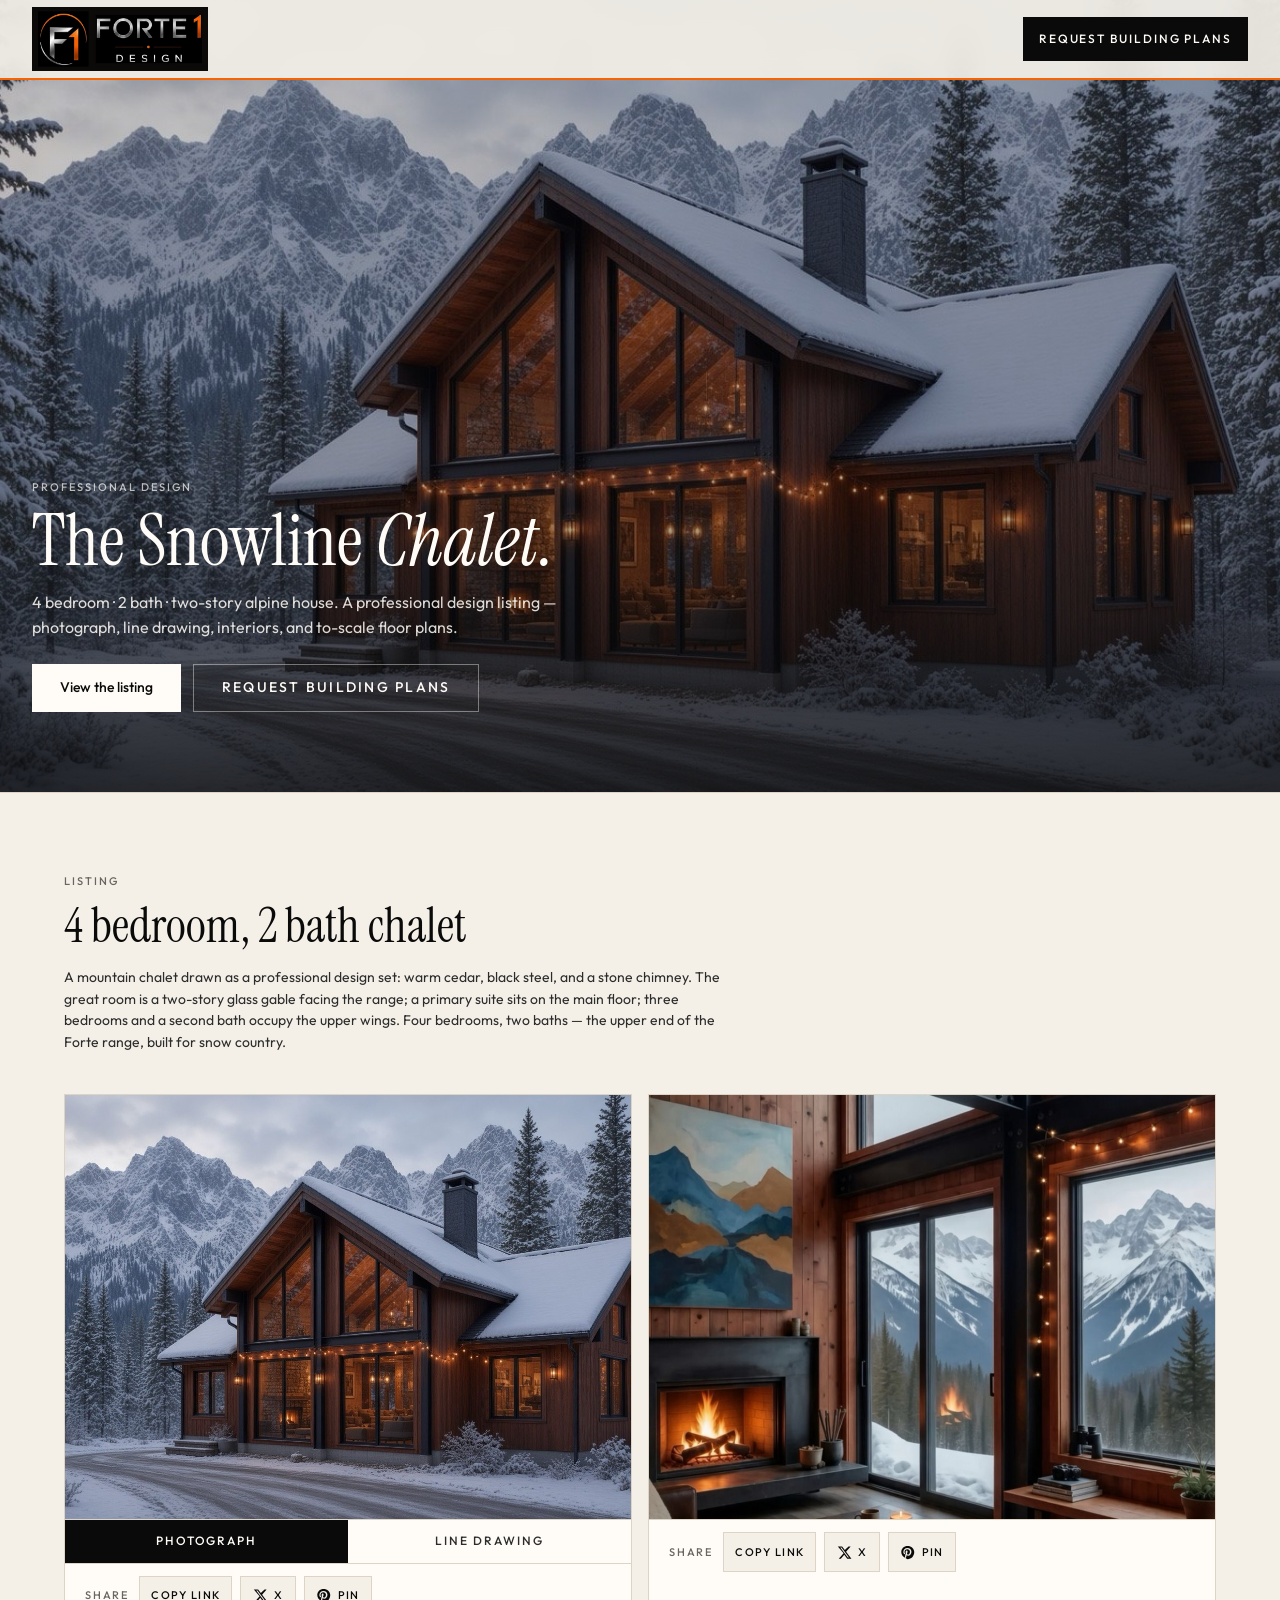
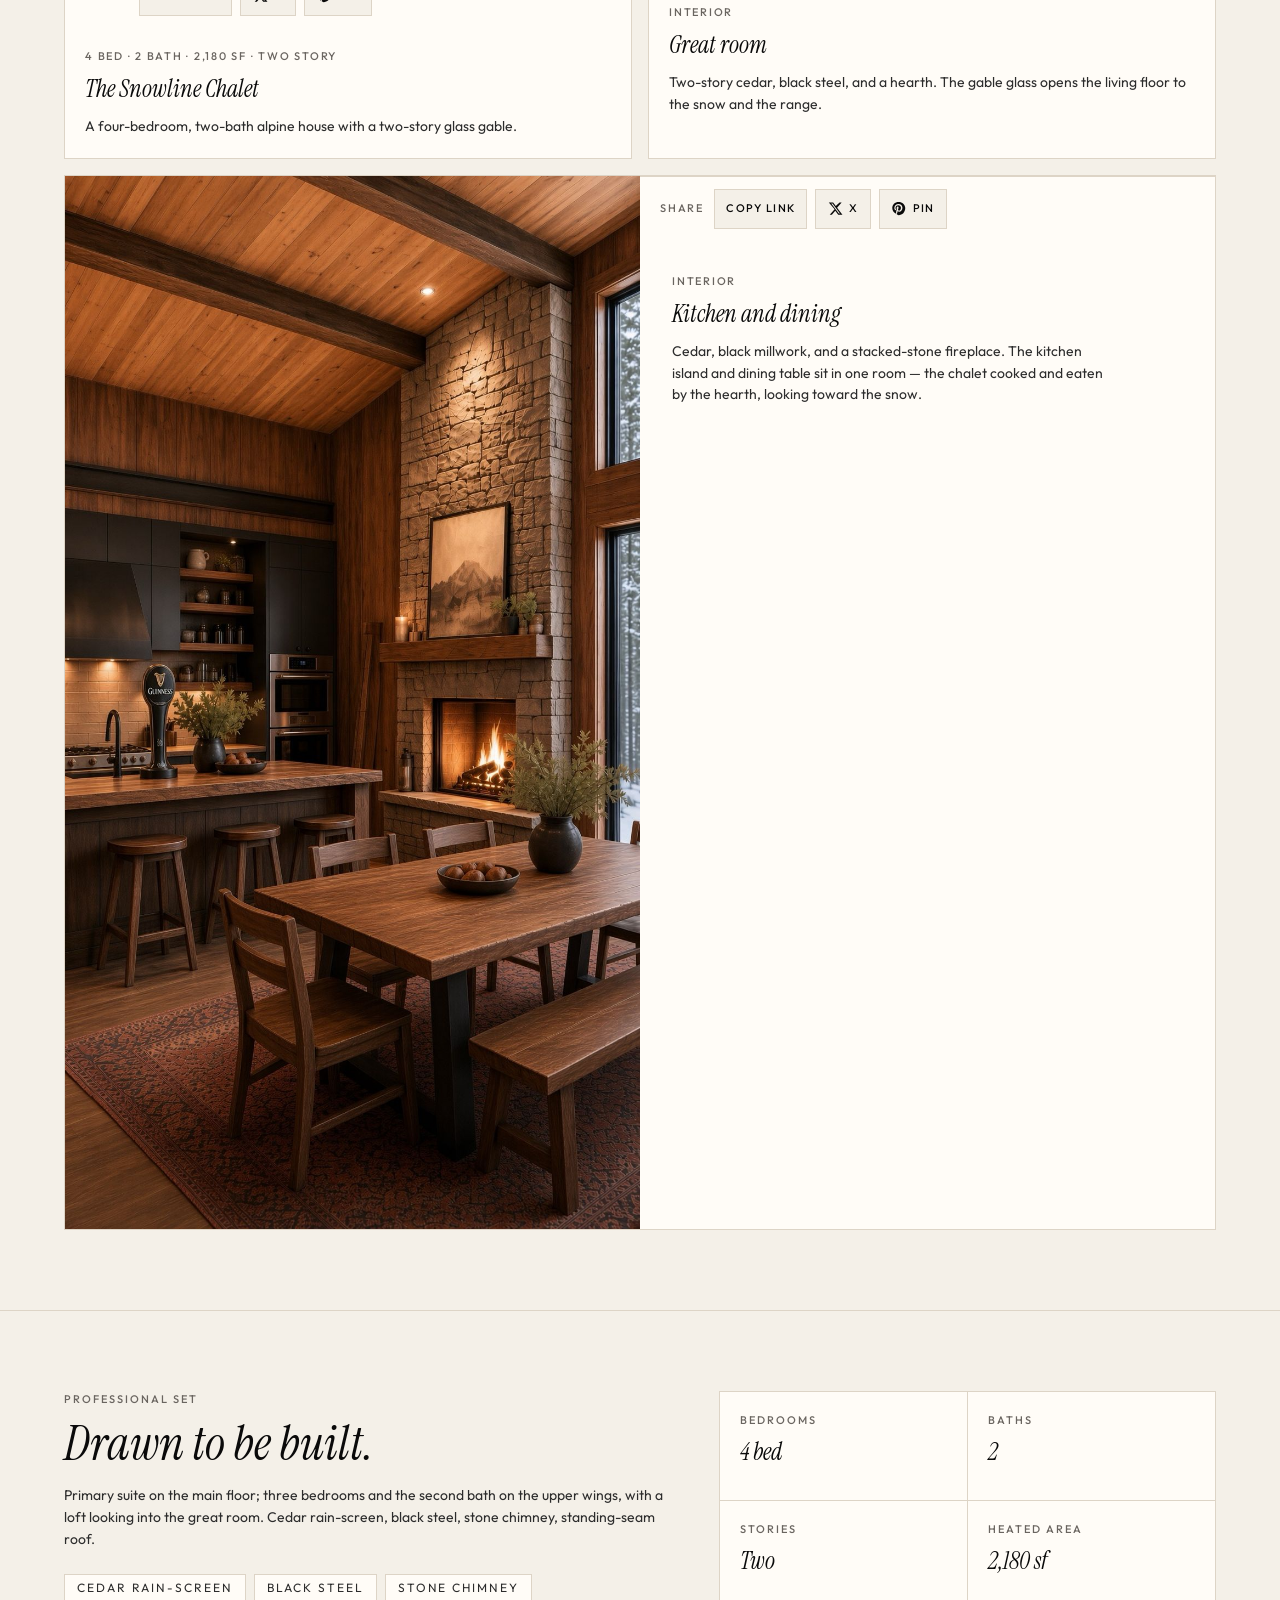
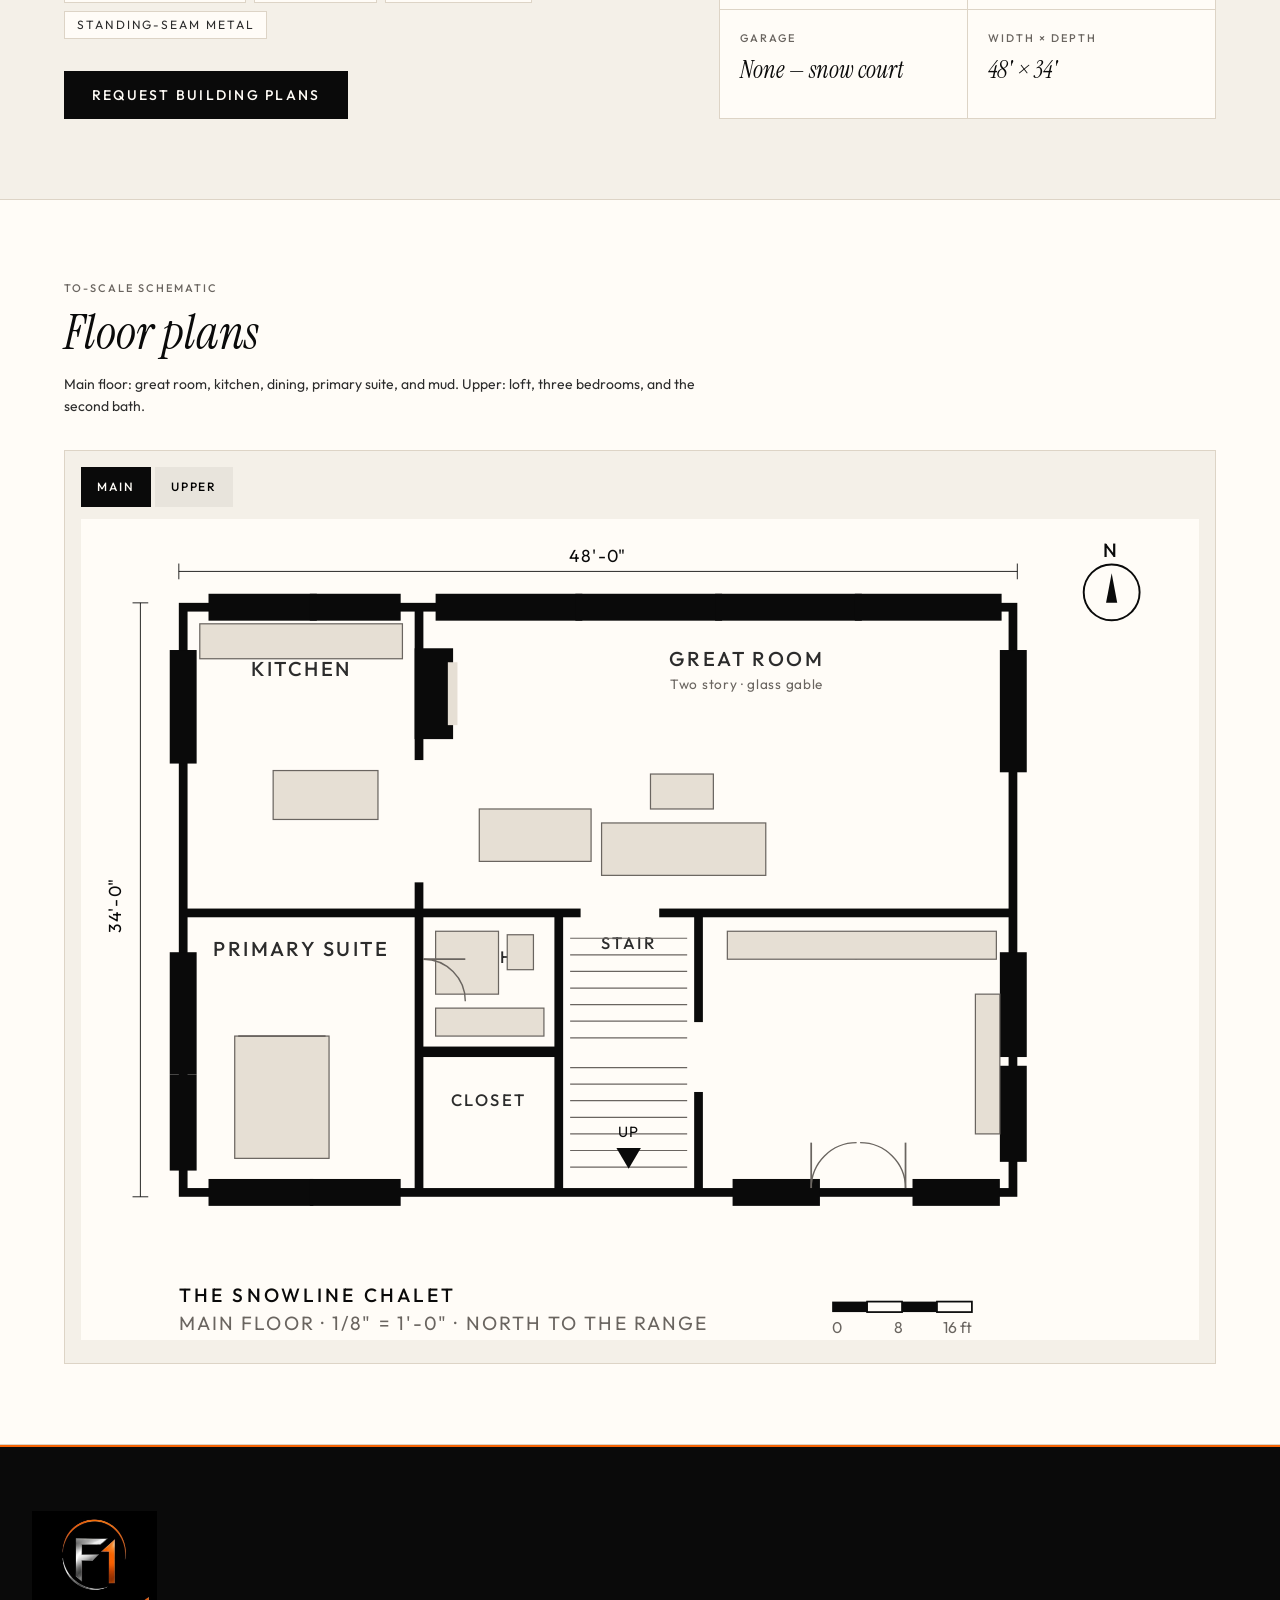
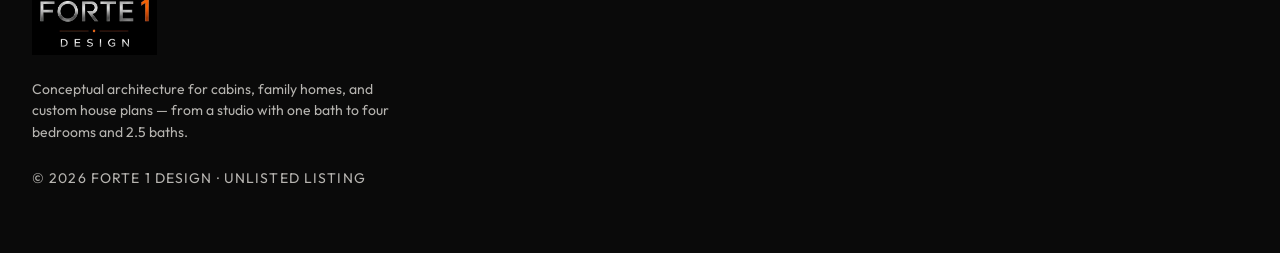
<file: index.html>
<!DOCTYPE html>
<html lang="en">
<head>
  <meta charset="utf-8" />
  <meta name="viewport" content="width=device-width, initial-scale=1" />
  <title>Professional Design — The Snowline Chalet | Forte 1 Design</title>
  <meta name="description" content="4 bedroom · 2 bath · two-story alpine house. Photograph, line drawing, interior, and to-scale floor plans." />
  <meta name="robots" content="noindex, nofollow" />
  <meta name="theme-color" content="#f4f0e8" />
  <link rel="icon" type="image/svg+xml" href="favicon.svg" />
  <link rel="preconnect" href="https://fonts.googleapis.com" />
  <link rel="preconnect" href="https://fonts.gstatic.com" crossorigin />
  <link href="https://fonts.googleapis.com/css2?family=Instrument+Serif:ital@0;1&family=Outfit:wght@400;500;600&display=swap" rel="stylesheet" />
  <style>
    :root {
      --paper: #f4f0e8;
      --paper-deep: #e6dfd4;
      --cream: #fffcf7;
      --ink: #0a0a0a;
      --ink-soft: #2c2c2c;
      --mute: #6a6560;
      --line: #ddd4c6;
      --walnut: #f66303;
      --display: "Instrument Serif", "Times New Roman", serif;
      --sans: "Outfit", ui-sans-serif, system-ui, sans-serif;
    }
    * { box-sizing: border-box; margin: 0; padding: 0; }
    html { -webkit-font-smoothing: antialiased; scroll-behavior: smooth; }
    body { font-family: var(--sans); background: var(--paper); color: var(--ink); line-height: 1.55; }
    img { display: block; max-width: 100%; height: auto; }
    a { color: inherit; text-decoration: none; }
    button { font: inherit; cursor: pointer; border: 0; background: none; }
    .wrap { max-width: 80rem; margin: 0 auto; padding: 0 1.25rem; }
    @media (min-width: 640px) { .wrap { padding: 0 2rem; } }

    header {
      position: fixed; inset: 0 0 auto 0; z-index: 50;
      background: color-mix(in srgb, var(--paper) 92%, transparent);
      backdrop-filter: blur(12px); -webkit-backdrop-filter: blur(12px);
    }
    .header-inner {
      max-width: 80rem; margin: 0 auto; height: 5rem;
      display: flex; align-items: center; justify-content: space-between; gap: 1rem;
      border-bottom: 2px solid var(--walnut); padding: 0 1rem;
    }
    @media (min-width: 640px) { .header-inner { padding: 0 2rem; } }
    .brand img { height: 2.5rem; width: auto; }
    @media (min-width: 640px) { .brand img { height: 4rem; } }
    .btn {
      display: inline-flex; align-items: center; justify-content: center;
      height: 2.75rem; padding: 0 0.75rem; text-align: center;
      font-size: 0.6875rem; font-weight: 500; letter-spacing: 0.04em;
      text-transform: uppercase; background: var(--ink); color: var(--cream);
      white-space: nowrap; flex-shrink: 0;
    }
    .btn:hover { background: var(--walnut); }
    @media (min-width: 640px) {
      .btn { height: 2.75rem; padding: 0 1rem; font-size: 0.75rem; letter-spacing: 0.16em; }
    }

    .hero { background: var(--ink); padding-top: 5rem; }
    .hero-photo { width: 100%; aspect-ratio: 16 / 9; object-fit: cover; object-position: center; }
    .hero-copy { padding: 2rem 1rem 2.5rem; color: var(--cream); }
    .hero-copy .wrap { padding: 0; }
    .kicker { font-size: 0.6875rem; font-weight: 500; letter-spacing: 0.18em; text-transform: uppercase; color: color-mix(in srgb, var(--cream) 70%, transparent); }
    h1 { font-family: var(--display); font-weight: 400; font-size: 2.25rem; line-height: 0.92; margin-top: 0.75rem; max-width: 48rem; }
    h1 em { font-style: italic; }
    .lede { margin-top: 1rem; max-width: 36rem; font-size: 0.875rem; color: color-mix(in srgb, var(--cream) 85%, transparent); }
    .hero-actions { margin-top: 1.5rem; display: flex; flex-direction: column; gap: 0.75rem; }
    .btn-cream { background: var(--cream); color: var(--ink); height: 3rem; padding: 0 1.75rem; font-size: 0.875rem; letter-spacing: 0; text-transform: none; }
    .btn-cream:hover { background: var(--paper); }
    .btn-ghost {
      background: transparent; color: var(--cream); border: 1px solid color-mix(in srgb, var(--cream) 40%, transparent);
      height: 3rem; padding: 0 1.75rem; font-size: 0.875rem; letter-spacing: 0.16em;
    }
    .btn-ghost:hover { background: color-mix(in srgb, var(--cream) 10%, transparent); }

    @media (min-width: 640px) {
      .hero { position: relative; min-height: 88vh; padding-top: 0; background: var(--paper); }
      .hero-frame { position: absolute; inset: 0; overflow: hidden; }
      .hero-photo { position: absolute; inset: 0; width: 100%; height: 100%; aspect-ratio: auto; object-position: 62% center; }
      .hero-shade { position: absolute; inset: 0; background: linear-gradient(to top, rgba(10,10,10,.8), rgba(10,10,10,.25) 40%, rgba(10,10,10,.2)); }
      .hero-copy {
        position: relative; min-height: 88vh; display: flex; flex-direction: column; justify-content: flex-end;
        padding: 9rem 2rem 5rem;
      }
      .hero-copy .wrap { padding: 0; max-width: 80rem; width: 100%; margin: 0 auto; }
      h1 { font-size: 3.75rem; }
      .lede { font-size: 1rem; }
      .hero-actions { flex-direction: row; }
    }
    @media (min-width: 1024px) { h1 { font-size: 4.5rem; } }

    section { border-bottom: 1px solid var(--line); }
    .section { padding: 4rem 1.25rem; }
    @media (min-width: 640px) { .section { padding: 5rem 2rem; } }
    .label { font-size: 0.6875rem; font-weight: 500; letter-spacing: 0.18em; text-transform: uppercase; color: var(--mute); }
    h2 { font-family: var(--display); font-weight: 400; font-size: 2.25rem; line-height: 1.02; margin-top: 0.75rem; }
    @media (min-width: 640px) { h2 { font-size: 3rem; } }
    .prose { margin-top: 1rem; max-width: 42rem; font-size: 0.875rem; color: var(--ink-soft); }
    .grid { margin-top: 2.5rem; display: grid; gap: 1rem; }
    @media (min-width: 1024px) { .grid { grid-template-columns: 1fr 1fr; } }
    .card { display: flex; flex-direction: column; border: 1px solid var(--line); background: var(--cream); }
    .card.wide { }
    @media (min-width: 1024px) {
      .card.wide { grid-column: 1 / -1; display: grid; grid-template-columns: 1fr 1fr; }
    }
    .photo { overflow: hidden; background: var(--paper-deep); }
    .photo img { width: 100%; aspect-ratio: 4 / 3; object-fit: cover; }
    .photo.portrait img { aspect-ratio: 3 / 4; object-position: center 55%; }
    @media (min-width: 1024px) {
      .card.wide .photo img { aspect-ratio: auto; min-height: 24rem; height: 100%; object-fit: cover; }
    }
    .great-room { object-position: center 62%; }
    .share-bar {
      display: flex; align-items: center; flex-wrap: wrap; gap: 0.5rem;
      border-top: 1px solid var(--line);
      padding: 0.75rem 1.25rem;
      background: var(--cream);
    }
    .share-bar .share-label {
      font-size: 0.6875rem; font-weight: 500; letter-spacing: 0.16em;
      text-transform: uppercase; color: var(--mute); margin-right: 0.15rem;
    }
    .share-bar .share-btn {
      display: inline-flex; align-items: center; justify-content: center; gap: 0.4rem;
      height: 2.5rem; min-width: 2.5rem; padding: 0 0.7rem;
      border: 1px solid var(--line); background: var(--paper); color: var(--ink);
      font-size: 0.6875rem; font-weight: 500; letter-spacing: 0.12em; text-transform: uppercase;
    }
    .share-bar .share-btn:hover { background: var(--ink); color: var(--cream); border-color: var(--ink); }
    .share-bar .share-btn svg { width: 0.95rem; height: 0.95rem; display: block; flex-shrink: 0; }
    .share-bar .share-status {
      font-size: 0.6875rem; letter-spacing: 0.12em; text-transform: uppercase; color: var(--walnut);
    }
    .tabs { display: flex; border-top: 1px solid var(--line); }
    .tabs button {
      flex: 1; padding: 0.75rem 1rem; font-size: 0.75rem; font-weight: 500;
      letter-spacing: 0.16em; text-transform: uppercase; background: var(--cream); color: var(--ink-soft);
    }
    .tabs button.on { background: var(--ink); color: var(--cream); }
    .card-copy { padding: 1.25rem; }
    .card.wide .card-copy { display: flex; flex-direction: column; justify-content: center; }
    @media (min-width: 640px) { .card.wide .card-copy { padding: 2rem; } }
    .meta { font-size: 0.6875rem; font-weight: 500; letter-spacing: 0.16em; text-transform: uppercase; color: var(--mute); }
    h3 { font-family: var(--display); font-style: italic; font-weight: 400; font-size: 1.5rem; line-height: 1.3; margin-top: 0.5rem; }

    .specs { display: grid; gap: 3rem; }
    @media (min-width: 1024px) { .specs { grid-template-columns: 1.1fr 0.9fr; } }
    .chips { margin-top: 1.5rem; display: flex; flex-wrap: wrap; gap: 0.5rem; list-style: none; }
    .chips li {
      border: 1px solid var(--line); background: var(--cream); padding: 0.25rem 0.75rem;
      font-size: 0.75rem; letter-spacing: 0.16em; text-transform: uppercase; color: var(--ink-soft);
    }
    .spec-grid {
      display: grid; grid-template-columns: 1fr 1fr; gap: 1px;
      overflow: hidden; border: 1px solid var(--line); background: var(--line);
    }
    .spec-grid div { background: var(--cream); padding: 1.25rem; }
    .spec-grid dt { font-size: 0.6875rem; font-weight: 500; letter-spacing: 0.18em; text-transform: uppercase; color: var(--mute); }
    .spec-grid dd { margin-top: 0.25rem; font-family: var(--display); font-style: italic; font-size: 1.25rem; }
    @media (min-width: 640px) { .spec-grid dd { font-size: 1.5rem; } }
    .btn-plans { margin-top: 2rem; height: 3rem; padding: 0 1.75rem; font-size: 0.875rem; letter-spacing: 0.16em; }

    .plans { background: var(--cream); }
    .plan-box { margin-top: 2rem; min-height: 24rem; border: 1px solid var(--line); background: var(--paper); padding: 0.75rem; }
    @media (min-width: 640px) { .plan-box { padding: 1rem; } }
    .plan-tabs { display: flex; gap: 0.25rem; margin-bottom: 0.75rem; }
    .plan-tabs button {
      height: 2.5rem; padding: 0 1rem; font-size: 0.75rem; font-weight: 500;
      letter-spacing: 0.16em; text-transform: uppercase; background: color-mix(in srgb, var(--ink) 5%, transparent);
    }
    .plan-tabs button.on { background: var(--ink); color: var(--cream); }
    .plan-scroll { overflow-x: auto; }
    .plan svg { width: 100%; height: auto; min-width: 18rem; }

    footer { border-top: 2px solid var(--walnut); background: var(--ink); color: var(--cream); }
    .footer-inner { max-width: 80rem; margin: 0 auto; padding: 4rem 1.25rem; }
    @media (min-width: 640px) { .footer-inner { padding: 4rem 2rem; } }
    .footer-inner img { height: 6rem; width: auto; }
    @media (min-width: 640px) { .footer-inner img { height: 9rem; } }
    .footer-inner p { margin-top: 1.5rem; max-width: 24rem; font-size: 0.875rem; color: color-mix(in srgb, var(--cream) 70%, transparent); }
    .legal { margin-top: 2rem; font-size: 0.6875rem; letter-spacing: 0.08em; text-transform: uppercase; color: color-mix(in srgb, var(--cream) 40%, transparent); }
  </style>
</head>
<body>
  <header>
    <div class="header-inner">
      <a class="brand" href="https://forte1design.com" target="_blank" rel="noopener noreferrer" aria-label="Forte 1 Design">
        <img src="images/logo-header.jpg" alt="Forte 1 Design" width="638" height="232" />
      </a>
      <a class="btn" href="https://forte1design.com/contact" target="_blank" rel="noopener noreferrer">Request building plans</a>
    </div>
  </header>

  <article>
    <section class="hero">
      <div class="hero-frame">
        <img class="hero-photo" src="images/snowline-dusk.jpg" alt="The Snowline Chalet" width="1500" height="844" />
        <div class="hero-shade"></div>
      </div>
      <div class="hero-copy">
        <div class="wrap">
          <p class="kicker">Professional Design</p>
          <h1>The Snowline<em> Chalet.</em></h1>
          <p class="lede">4 bedroom · 2 bath · two-story alpine house. A professional design listing — photograph, line drawing, interiors, and to-scale floor plans.</p>
          <div class="hero-actions">
            <a class="btn btn-cream" href="#listing">View the listing</a>
            <a class="btn btn-ghost" href="https://forte1design.com/contact" target="_blank" rel="noopener noreferrer">Request building plans</a>
          </div>
        </div>
      </div>
    </section>

    <section id="listing" class="section">
      <div class="wrap">
        <p class="label">Listing</p>
        <h2>4 bedroom, 2 bath chalet</h2>
        <p class="prose">A mountain chalet drawn as a professional design set: warm cedar, black steel, and a stone chimney. The great room is a two-story glass gable facing the range; a primary suite sits on the main floor; three bedrooms and a second bath occupy the upper wings. Four bedrooms, two baths — the upper end of the Forte range, built for snow country.</p>
        <div class="grid">
          <div class="card" id="exterior">
            <div class="photo">
              <img id="listing-photo" src="images/snowline-dusk.jpg" alt="The Snowline Chalet exterior" width="1500" height="844" />
            </div>
            <div class="tabs">
              <button type="button" class="on" data-view="photo">Photograph</button>
              <button type="button" data-view="drawing">Line drawing</button>
            </div>
            <div class="share-bar" data-media="images/snowline-dusk.jpg">
              <span class="share-label">Share</span>
              <button type="button" class="share-btn share-native">Copy link</button>
              <button type="button" class="share-btn share-x" aria-label="Share this listing on X">
                <svg viewBox="0 0 24 24" aria-hidden="true"><path fill="currentColor" d="M18.244 2.25h3.308l-7.227 8.26 8.502 11.24H16.17l-4.714-6.231-5.401 6.231H2.74l7.727-8.835L1.254 2.25H8.08l4.253 5.622L18.244 2.25zm-1.161 17.52h1.833L7.084 4.126H5.117z"/></svg>
                <span>X</span>
              </button>
              <button type="button" class="share-btn share-pin" aria-label="Share this listing on Pinterest">
                <svg viewBox="0 0 24 24" aria-hidden="true"><path fill="currentColor" d="M12.017 1.5c-5.888 0-10.017 4.243-10.017 9.714 0 4.125 2.482 7.676 6.069 8.936-.084-.76-.16-1.928.033-2.758.175-.755 1.13-4.816 1.13-4.816s-.288-.59-.288-1.46c0-1.368.793-2.39 1.78-2.39.84 0 1.245.63 1.245 1.385 0 .844-.537 2.106-.813 3.276-.23.978.49 1.776 1.454 1.776 1.745 0 3.087-1.84 3.087-4.494 0-2.35-1.69-3.995-4.107-3.995-2.797 0-4.44 2.096-4.44 4.263 0 .844.325 1.75.73 2.24.08.1.092.187.068.288l-.28 1.144c-.045.183-.148.222-.34.134-1.249-.581-2.03-2.407-2.03-3.874 0-3.154 2.292-6.052 6.608-6.052 3.469 0 6.165 2.473 6.165 5.776 0 3.447-2.16 6.216-5.16 6.216-1.007 0-1.956-.524-2.28-1.143l-.62 2.36c-.226.87-.837 1.958-1.244 2.622A10.02 10.02 0 0 0 12.017 22.5C17.9 22.5 22.5 17.799 22.5 11.214 22.5 5.743 17.9 1.5 12.017 1.5z"/></svg>
                <span>Pin</span>
              </button>
              <span class="share-status" hidden>Copied listing link</span>
            </div>
            <div class="card-copy">
              <p class="meta">4 bed · 2 bath · 2,180 sf · Two story</p>
              <h3>The Snowline Chalet</h3>
              <p class="prose" style="margin-top:0.75rem">A four-bedroom, two-bath alpine house with a two-story glass gable.</p>
            </div>
          </div>
          <div class="card" id="great-room">
            <div class="photo">
              <img class="great-room" src="images/snowline-great-room.jpg" alt="The Snowline Chalet interior — great room" width="1057" height="1920" />
            </div>
            <div class="share-bar" data-media="images/snowline-great-room.jpg">
              <span class="share-label">Share</span>
              <button type="button" class="share-btn share-native">Copy link</button>
              <button type="button" class="share-btn share-x" aria-label="Share this listing on X">
                <svg viewBox="0 0 24 24" aria-hidden="true"><path fill="currentColor" d="M18.244 2.25h3.308l-7.227 8.26 8.502 11.24H16.17l-4.714-6.231-5.401 6.231H2.74l7.727-8.835L1.254 2.25H8.08l4.253 5.622L18.244 2.25zm-1.161 17.52h1.833L7.084 4.126H5.117z"/></svg>
                <span>X</span>
              </button>
              <button type="button" class="share-btn share-pin" aria-label="Share this listing on Pinterest">
                <svg viewBox="0 0 24 24" aria-hidden="true"><path fill="currentColor" d="M12.017 1.5c-5.888 0-10.017 4.243-10.017 9.714 0 4.125 2.482 7.676 6.069 8.936-.084-.76-.16-1.928.033-2.758.175-.755 1.13-4.816 1.13-4.816s-.288-.59-.288-1.46c0-1.368.793-2.39 1.78-2.39.84 0 1.245.63 1.245 1.385 0 .844-.537 2.106-.813 3.276-.23.978.49 1.776 1.454 1.776 1.745 0 3.087-1.84 3.087-4.494 0-2.35-1.69-3.995-4.107-3.995-2.797 0-4.44 2.096-4.44 4.263 0 .844.325 1.75.73 2.24.08.1.092.187.068.288l-.28 1.144c-.045.183-.148.222-.34.134-1.249-.581-2.03-2.407-2.03-3.874 0-3.154 2.292-6.052 6.608-6.052 3.469 0 6.165 2.473 6.165 5.776 0 3.447-2.16 6.216-5.16 6.216-1.007 0-1.956-.524-2.28-1.143l-.62 2.36c-.226.87-.837 1.958-1.244 2.622A10.02 10.02 0 0 0 12.017 22.5C17.9 22.5 22.5 17.799 22.5 11.214 22.5 5.743 17.9 1.5 12.017 1.5z"/></svg>
                <span>Pin</span>
              </button>
              <span class="share-status" hidden>Copied listing link</span>
            </div>
            <div class="card-copy">
              <p class="meta">Interior</p>
              <h3>Great room</h3>
              <p class="prose" style="margin-top:0.75rem">Two-story cedar, black steel, and a hearth. The gable glass opens the living floor to the snow and the range.</p>
            </div>
          </div>
          <div class="card wide" id="kitchen">
            <div class="photo portrait">
              <img src="images/snowline-kitchen.jpg" alt="The Snowline Chalet kitchen and dining" width="1048" height="1920" />
            </div>
            <div>
              <div class="share-bar" data-media="images/snowline-kitchen.jpg">
                <span class="share-label">Share</span>
                <button type="button" class="share-btn share-native">Copy link</button>
                <button type="button" class="share-btn share-x" aria-label="Share this listing on X">
                  <svg viewBox="0 0 24 24" aria-hidden="true"><path fill="currentColor" d="M18.244 2.25h3.308l-7.227 8.26 8.502 11.24H16.17l-4.714-6.231-5.401 6.231H2.74l7.727-8.835L1.254 2.25H8.08l4.253 5.622L18.244 2.25zm-1.161 17.52h1.833L7.084 4.126H5.117z"/></svg>
                  <span>X</span>
                </button>
                <button type="button" class="share-btn share-pin" aria-label="Share this listing on Pinterest">
                  <svg viewBox="0 0 24 24" aria-hidden="true"><path fill="currentColor" d="M12.017 1.5c-5.888 0-10.017 4.243-10.017 9.714 0 4.125 2.482 7.676 6.069 8.936-.084-.76-.16-1.928.033-2.758.175-.755 1.13-4.816 1.13-4.816s-.288-.59-.288-1.46c0-1.368.793-2.39 1.78-2.39.84 0 1.245.63 1.245 1.385 0 .844-.537 2.106-.813 3.276-.23.978.49 1.776 1.454 1.776 1.745 0 3.087-1.84 3.087-4.494 0-2.35-1.69-3.995-4.107-3.995-2.797 0-4.44 2.096-4.44 4.263 0 .844.325 1.75.73 2.24.08.1.092.187.068.288l-.28 1.144c-.045.183-.148.222-.34.134-1.249-.581-2.03-2.407-2.03-3.874 0-3.154 2.292-6.052 6.608-6.052 3.469 0 6.165 2.473 6.165 5.776 0 3.447-2.16 6.216-5.16 6.216-1.007 0-1.956-.524-2.28-1.143l-.62 2.36c-.226.87-.837 1.958-1.244 2.622A10.02 10.02 0 0 0 12.017 22.5C17.9 22.5 22.5 17.799 22.5 11.214 22.5 5.743 17.9 1.5 12.017 1.5z"/></svg>
                  <span>Pin</span>
                </button>
                <span class="share-status" hidden>Copied listing link</span>
              </div>
              <div class="card-copy">
                <p class="meta">Interior</p>
                <h3>Kitchen and dining</h3>
                <p class="prose" style="margin-top:0.75rem;max-width:28rem">Cedar, black millwork, and a stacked-stone fireplace. The kitchen island and dining table sit in one room — the chalet cooked and eaten by the hearth, looking toward the snow.</p>
              </div>
            </div>
          </div>
        </div>
      </div>
    </section>

    <section class="section">
      <div class="wrap specs">
        <div>
          <p class="label">Professional set</p>
          <h2 style="font-style:italic">Drawn to be built.</h2>
          <p class="prose">Primary suite on the main floor; three bedrooms and the second bath on the upper wings, with a loft looking into the great room. Cedar rain-screen, black steel, stone chimney, standing-seam roof.</p>
          <ul class="chips">
            <li>Cedar rain-screen</li>
            <li>Black steel</li>
            <li>Stone chimney</li>
            <li>Standing-seam metal</li>
          </ul>
          <a class="btn btn-plans" href="https://forte1design.com/contact" target="_blank" rel="noopener noreferrer">Request building plans</a>
        </div>
        <dl class="spec-grid">
          <div><dt>Bedrooms</dt><dd>4 bed</dd></div>
          <div><dt>Baths</dt><dd>2</dd></div>
          <div><dt>Stories</dt><dd>Two</dd></div>
          <div><dt>Heated area</dt><dd>2,180 sf</dd></div>
          <div><dt>Garage</dt><dd>None — snow court</dd></div>
          <div><dt>Width × depth</dt><dd>48' × 34'</dd></div>
        </dl>
      </div>
    </section>

    <section class="section plans">
      <div class="wrap">
        <p class="label">To-scale schematic</p>
        <h2 style="font-style:italic">Floor plans</h2>
        <p class="prose">Main floor: great room, kitchen, dining, primary suite, and mud. Upper: loft, three bedrooms, and the second bath.</p>
        <div class="plan-box">
          <div class="plan-tabs">
            <button type="button" class="on" data-floor="main">Main</button>
            <button type="button" data-floor="upper">Upper</button>
          </div>
          <div class="plan-scroll">
            <div class="plan" id="plan-main">
              <svg viewBox="0 0 640 470" role="img" aria-label="The Snowline Chalet main floor schematic, 48 feet by 34 feet">
                <rect width="640" height="470" fill="#fffcf7"/>
                <g transform="translate(56 48) scale(10)">
                  <rect x="0" y="0" width="48" height="34" fill="#0a0a0a"/>
                  <rect x="0.5" y="0.5" width="13" height="17" fill="#fffcf7"/>
                  <rect x="14" y="0.5" width="33.5" height="17" fill="#fffcf7"/>
                  <rect x="0.5" y="18" width="13" height="15.5" fill="#fffcf7"/>
                  <rect x="14" y="18" width="7.5" height="7.4" fill="#fffcf7"/>
                  <rect x="14" y="26" width="7.5" height="7.5" fill="#fffcf7"/>
                  <rect x="22" y="18" width="7.5" height="15.5" fill="#fffcf7"/>
                  <rect x="30" y="18" width="17.5" height="15.5" fill="#fffcf7"/>
                  <rect x="13.35" y="9" width="0.9" height="7" fill="#fffcf7"/>
                  <rect x="23" y="17.35" width="4.5" height="0.9" fill="#fffcf7"/>
                  <rect x="29.35" y="24" width="0.9" height="4" fill="#fffcf7"/>
                  <rect x="13.5" y="2.6" width="2.2" height="5.2" fill="#0a0a0a"/>
                  <rect x="15.4" y="3.4" width="0.55" height="3.6" fill="#e6dfd4"/>
                  <g stroke="#0a0a0a" fill="#fffcf7">
                    <rect x="15.2" y="-0.02" width="7.4" height="0.54"/><rect x="23.2" y="-0.02" width="7.4" height="0.54"/>
                    <rect x="31.2" y="-0.02" width="7.4" height="0.54"/><rect x="39.2" y="-0.02" width="7.4" height="0.54"/>
                    <rect x="2.2" y="-0.02" width="5.2" height="0.54"/><rect x="8" y="-0.02" width="4.2" height="0.54"/>
                    <rect x="-0.02" y="3.2" width="0.54" height="5.5"/><rect x="-0.02" y="20.5" width="0.54" height="6"/>
                    <rect x="-0.02" y="27.5" width="0.54" height="4.5"/>
                    <rect x="47.5" y="3.2" width="0.54" height="6"/><rect x="47.5" y="20.5" width="0.54" height="5"/><rect x="47.5" y="27" width="0.54" height="4.5"/>
                    <rect x="2.2" y="33.48" width="5" height="0.54"/><rect x="8" y="33.48" width="4.2" height="0.54"/>
                    <rect x="32.2" y="33.48" width="4" height="0.54"/><rect x="42.5" y="33.48" width="4" height="0.54"/>
                  </g>
                  <text x="7" y="4.2" text-anchor="middle" fill="#2c2c2c" font-size="1.15" font-family="Outfit,sans-serif" font-weight="500" letter-spacing="0.14" style="text-transform:uppercase">Kitchen</text>
                  <text x="32.5" y="3.6" text-anchor="middle" fill="#2c2c2c" font-size="1.15" font-family="Outfit,sans-serif" font-weight="500" letter-spacing="0.14" style="text-transform:uppercase">Great room<tspan x="32.5" dy="1.35" font-size="0.78" letter-spacing="0.04" fill="#6a6560" font-weight="400" style="text-transform:none">Two story · glass gable</tspan></text>
                  <text x="7" y="20.2" text-anchor="middle" fill="#2c2c2c" font-size="1.15" font-family="Outfit,sans-serif" font-weight="500" letter-spacing="0.14" style="text-transform:uppercase">Primary suite</text>
                  <text x="17.75" y="20.6" text-anchor="middle" fill="#2c2c2c" font-size="0.95" font-family="Outfit,sans-serif" font-weight="500" letter-spacing="0.14" style="text-transform:uppercase">Bath</text>
                  <text x="17.75" y="28.8" text-anchor="middle" fill="#2c2c2c" font-size="0.95" font-family="Outfit,sans-serif" font-weight="500" letter-spacing="0.14" style="text-transform:uppercase">Closet</text>
                  <text x="25.75" y="19.8" text-anchor="middle" fill="#2c2c2c" font-size="0.95" font-family="Outfit,sans-serif" font-weight="500" letter-spacing="0.14" style="text-transform:uppercase">Stair</text>
                  <text x="38.75" y="20.4" text-anchor="middle" fill="#2c2c2c" font-size="1.15" font-family="Outfit,sans-serif" font-weight="500" letter-spacing="0.14" style="text-transform:uppercase">Mud</text>
                  <g fill="#e6dfd4" stroke="#6a6560" stroke-width="0.07">
                    <rect x="1.2" y="1.2" width="11.6" height="2"/><rect x="5.4" y="9.6" width="6" height="2.8"/>
                    <rect x="17.2" y="11.8" width="6.4" height="3"/><rect x="24.2" y="12.6" width="9.4" height="3"/><rect x="27" y="9.8" width="3.6" height="2"/>
                    <rect x="3.2" y="24.8" width="5.4" height="7"/>
                    <rect x="14.7" y="18.8" width="3.6" height="3.6"/><rect x="18.8" y="19" width="1.5" height="2"/><rect x="14.7" y="23.2" width="6.2" height="1.6"/>
                    <rect x="31.4" y="18.8" width="15.4" height="1.6"/><rect x="45.6" y="22.4" width="1.4" height="8"/>
                  </g>
                  <line x1="3.4" y1="24.8" x2="8.4" y2="24.8" stroke="#6a6560" stroke-width="0.1"/>
                  <g fill="none" stroke="#6a6560" stroke-width="0.08">
                    <path d="M 14 20.4 A 2.4 2.4 0 0 1 16.4 22.8"/><line x1="14" y1="20.4" x2="16.4" y2="20.4" stroke-width="0.1"/>
                    <path d="M 36.2 33.5 A 2.6 2.6 0 0 1 38.8 30.9"/><line x1="36.2" y1="33.5" x2="36.2" y2="30.9" stroke-width="0.1"/>
                    <path d="M 41.6 33.5 A 2.6 2.6 0 0 0 39 30.9"/><line x1="41.6" y1="33.5" x2="41.6" y2="30.9" stroke-width="0.1"/>
                  </g>
                  <g stroke="#6a6560" stroke-width="0.07">
                    <line x1="22.4" y1="19.2" x2="29.1" y2="19.2"/><line x1="22.4" y1="20.15" x2="29.1" y2="20.15"/>
                    <line x1="22.4" y1="21.1" x2="29.1" y2="21.1"/><line x1="22.4" y1="22.05" x2="29.1" y2="22.05"/>
                    <line x1="22.4" y1="23" x2="29.1" y2="23"/><line x1="22.4" y1="23.95" x2="29.1" y2="23.95"/>
                    <line x1="22.4" y1="24.9" x2="29.1" y2="24.9"/>
                    <line x1="22.4" y1="26.6" x2="29.1" y2="26.6"/><line x1="22.4" y1="27.55" x2="29.1" y2="27.55"/>
                    <line x1="22.4" y1="28.5" x2="29.1" y2="28.5"/><line x1="22.4" y1="29.45" x2="29.1" y2="29.45"/>
                    <line x1="22.4" y1="30.4" x2="29.1" y2="30.4"/><line x1="22.4" y1="31.35" x2="29.1" y2="31.35"/>
                    <line x1="22.4" y1="32.3" x2="29.1" y2="32.3"/>
                  </g>
                  <polygon points="25.75,32.4 26.45,31.2 25.05,31.2" fill="#0a0a0a"/>
                  <text x="25.75" y="30.6" text-anchor="middle" fill="#0a0a0a" font-size="0.85" font-family="Outfit,sans-serif" letter-spacing="0.08">UP</text>
                  <g stroke="#0a0a0a" fill="#0a0a0a" stroke-width="0.05">
                    <line x1="0" y1="-1.8" x2="48" y2="-1.8"/>
                    <line x1="0" y1="-2.25" x2="0" y2="-1.35"/><line x1="48" y1="-2.25" x2="48" y2="-1.35"/>
                    <text x="24" y="-2.35" text-anchor="middle" stroke="none" font-size="1" font-family="Outfit,sans-serif" letter-spacing="0.08">48'-0"</text>
                    <line x1="-2.2" y1="0" x2="-2.2" y2="34"/>
                    <line x1="-2.65" y1="0" x2="-1.75" y2="0"/><line x1="-2.65" y1="34" x2="-1.75" y2="34"/>
                    <text x="-3.3" y="17.3" text-anchor="middle" stroke="none" font-size="1" font-family="Outfit,sans-serif" letter-spacing="0.08" transform="rotate(-90 -3.3 17.3)">34'-0"</text>
                  </g>
                </g>
                <g font-family="Outfit,sans-serif" fill="#0a0a0a">
                  <text x="56" y="448" font-size="11" font-weight="500" letter-spacing="1.8" style="text-transform:uppercase">The Snowline Chalet</text>
                  <text x="56" y="464" font-size="11" fill="#6a6560" letter-spacing="1.2" style="text-transform:uppercase">Main floor · 1/8" = 1'-0" · North to the range</text>
                </g>
                <g transform="translate(590 42)" fill="#0a0a0a" font-family="Outfit,sans-serif">
                  <circle r="16" fill="none" stroke="#0a0a0a" stroke-width="1.1"/>
                  <polygon points="0,-11 3.2,6 -3.2,6"/>
                  <text y="-20" text-anchor="middle" font-size="11" font-weight="500" letter-spacing="1.4">N</text>
                </g>
                <g transform="translate(430 448)" fill="#0a0a0a" font-family="Outfit,sans-serif">
                  <rect x="0" y="0" width="20" height="6"/><rect x="20" y="0" width="20" height="6" fill="none" stroke="#0a0a0a" stroke-width="1"/>
                  <rect x="40" y="0" width="20" height="6"/><rect x="60" y="0" width="20" height="6" fill="none" stroke="#0a0a0a" stroke-width="1"/>
                  <text y="18" font-size="9" fill="#6a6560">0</text>
                  <text x="38" y="18" font-size="9" fill="#6a6560" text-anchor="middle">8</text>
                  <text x="80" y="18" font-size="9" fill="#6a6560" text-anchor="end">16 ft</text>
                </g>
              </svg>
            </div>
            <div class="plan" id="plan-upper" hidden>
              <svg viewBox="0 0 640 470" role="img" aria-label="The Snowline Chalet upper floor schematic, 48 feet by 34 feet">
                <rect width="640" height="470" fill="#fffcf7"/>
                <g transform="translate(56 48) scale(10)">
                  <rect x="0" y="0" width="48" height="34" fill="#0a0a0a"/>
                  <rect x="0.5" y="0.5" width="13" height="17" fill="#fffcf7"/>
                  <rect x="14" y="0.5" width="33.5" height="17" fill="#e6dfd4"/>
                  <rect x="0.5" y="18" width="13" height="15.5" fill="#fffcf7"/>
                  <rect x="14" y="18" width="7.5" height="15.5" fill="#fffcf7"/>
                  <rect x="22" y="18" width="7.5" height="15.5" fill="#fffcf7"/>
                  <rect x="30" y="18" width="17.5" height="15.5" fill="#fffcf7"/>
                  <rect x="22" y="13" width="16" height="5" fill="#fffcf7"/>
                  <rect x="23" y="17.35" width="4.5" height="0.9" fill="#fffcf7"/>
                  <path d="M14.2 0.7 H47.3 V12.8 H38 V13 H22 V17.3 H14.2 Z" fill="none" stroke="#6a6560" stroke-width="0.08" stroke-dasharray="0.45 0.28"/>
                  <g stroke="#0a0a0a" fill="#fffcf7">
                    <rect x="15.2" y="-0.02" width="7.4" height="0.54"/><rect x="23.2" y="-0.02" width="7.4" height="0.54"/>
                    <rect x="31.2" y="-0.02" width="7.4" height="0.54"/><rect x="39.2" y="-0.02" width="7.4" height="0.54"/>
                    <rect x="2.2" y="-0.02" width="5.2" height="0.54"/><rect x="8" y="-0.02" width="4.2" height="0.54"/>
                    <rect x="-0.02" y="3.2" width="0.54" height="5.5"/><rect x="-0.02" y="20.5" width="0.54" height="6"/>
                    <rect x="-0.02" y="27.5" width="0.54" height="4.5"/>
                    <rect x="47.5" y="3.2" width="0.54" height="6"/><rect x="47.5" y="20.5" width="0.54" height="5"/><rect x="47.5" y="27" width="0.54" height="4.5"/>
                    <rect x="2.2" y="33.48" width="5" height="0.54"/><rect x="8" y="33.48" width="4.2" height="0.54"/>
                    <rect x="32.2" y="33.48" width="4" height="0.54"/><rect x="42.5" y="33.48" width="4" height="0.54"/>
                  </g>
                  <text x="7" y="3.8" text-anchor="middle" fill="#2c2c2c" font-size="1.15" font-family="Outfit,sans-serif" font-weight="500" letter-spacing="0.14" style="text-transform:uppercase">Bedroom 2</text>
                  <text x="31.5" y="5.6" text-anchor="middle" fill="#2c2c2c" font-size="1.15" font-family="Outfit,sans-serif" font-weight="500" letter-spacing="0.14" style="text-transform:uppercase">Void<tspan x="31.5" dy="1.35" font-size="0.78" letter-spacing="0.04" fill="#6a6560" font-weight="400" style="text-transform:none">Open to great room below</tspan></text>
                  <text x="30" y="15.2" text-anchor="middle" fill="#2c2c2c" font-size="0.95" font-family="Outfit,sans-serif" font-weight="500" letter-spacing="0.14" style="text-transform:uppercase">Loft</text>
                  <text x="7" y="20.2" text-anchor="middle" fill="#2c2c2c" font-size="1.15" font-family="Outfit,sans-serif" font-weight="500" letter-spacing="0.14" style="text-transform:uppercase">Bedroom 3</text>
                  <text x="17.75" y="20.4" text-anchor="middle" fill="#2c2c2c" font-size="0.95" font-family="Outfit,sans-serif" font-weight="500" letter-spacing="0.14" style="text-transform:uppercase">Bath</text>
                  <text x="25.75" y="19.8" text-anchor="middle" fill="#2c2c2c" font-size="0.95" font-family="Outfit,sans-serif" font-weight="500" letter-spacing="0.14" style="text-transform:uppercase">Stair</text>
                  <text x="38.75" y="20.2" text-anchor="middle" fill="#2c2c2c" font-size="1.15" font-family="Outfit,sans-serif" font-weight="500" letter-spacing="0.14" style="text-transform:uppercase">Bedroom 4</text>
                  <g fill="#e6dfd4" stroke="#6a6560" stroke-width="0.07">
                    <rect x="4" y="8.2" width="5.4" height="7"/><rect x="1.4" y="14.8" width="3.2" height="2"/>
                    <rect x="25.2" y="14.2" width="8.4" height="2.2"/>
                    <rect x="4" y="24.6" width="5.4" height="7"/>
                    <rect x="14.7" y="22.4" width="3.6" height="3.6"/><rect x="18.8" y="22.6" width="1.5" height="2"/><rect x="14.7" y="30.4" width="6.2" height="1.6"/>
                    <rect x="35.2" y="24.6" width="7" height="5.4"/>
                  </g>
                  <line x1="22" y1="13" x2="38" y2="13" stroke="#0a0a0a" stroke-width="0.12"/>
                  <line x1="22" y1="13" x2="22" y2="17.5" stroke="#0a0a0a" stroke-width="0.12"/>
                  <line x1="38" y1="13" x2="38" y2="17.5" stroke="#0a0a0a" stroke-width="0.12"/>
                  <g stroke="#6a6560" stroke-width="0.07">
                    <line x1="22.4" y1="19.2" x2="29.1" y2="19.2"/><line x1="22.4" y1="20.15" x2="29.1" y2="20.15"/>
                    <line x1="22.4" y1="21.1" x2="29.1" y2="21.1"/><line x1="22.4" y1="22.05" x2="29.1" y2="22.05"/>
                    <line x1="22.4" y1="23" x2="29.1" y2="23"/><line x1="22.4" y1="23.95" x2="29.1" y2="23.95"/>
                    <line x1="22.4" y1="24.9" x2="29.1" y2="24.9"/>
                    <line x1="22.4" y1="26.6" x2="29.1" y2="26.6"/><line x1="22.4" y1="27.55" x2="29.1" y2="27.55"/>
                    <line x1="22.4" y1="28.5" x2="29.1" y2="28.5"/><line x1="22.4" y1="29.45" x2="29.1" y2="29.45"/>
                    <line x1="22.4" y1="30.4" x2="29.1" y2="30.4"/><line x1="22.4" y1="31.35" x2="29.1" y2="31.35"/>
                    <line x1="22.4" y1="32.3" x2="29.1" y2="32.3"/>
                  </g>
                  <polygon points="25.75,19.4 26.45,20.6 25.05,20.6" fill="#0a0a0a"/>
                  <text x="25.75" y="21.8" text-anchor="middle" fill="#0a0a0a" font-size="0.85" font-family="Outfit,sans-serif" letter-spacing="0.08">DN</text>
                  <g stroke="#0a0a0a" fill="#0a0a0a" stroke-width="0.05">
                    <line x1="0" y1="-1.8" x2="48" y2="-1.8"/>
                    <text x="24" y="-2.35" text-anchor="middle" stroke="none" font-size="1" font-family="Outfit,sans-serif" letter-spacing="0.08">48'-0"</text>
                    <line x1="-2.2" y1="0" x2="-2.2" y2="34"/>
                    <text x="-3.3" y="17.3" text-anchor="middle" stroke="none" font-size="1" font-family="Outfit,sans-serif" letter-spacing="0.08" transform="rotate(-90 -3.3 17.3)">34'-0"</text>
                  </g>
                </g>
                <g font-family="Outfit,sans-serif" fill="#0a0a0a">
                  <text x="56" y="448" font-size="11" font-weight="500" letter-spacing="1.8" style="text-transform:uppercase">The Snowline Chalet</text>
                  <text x="56" y="464" font-size="11" fill="#6a6560" letter-spacing="1.2" style="text-transform:uppercase">Upper floor · 1/8" = 1'-0" · North to the range</text>
                </g>
                <g transform="translate(590 42)" fill="#0a0a0a" font-family="Outfit,sans-serif">
                  <circle r="16" fill="none" stroke="#0a0a0a" stroke-width="1.1"/>
                  <polygon points="0,-11 3.2,6 -3.2,6"/>
                  <text y="-20" text-anchor="middle" font-size="11" font-weight="500" letter-spacing="1.4">N</text>
                </g>
                <g transform="translate(430 448)" fill="#0a0a0a" font-family="Outfit,sans-serif">
                  <rect x="0" y="0" width="20" height="6"/><rect x="20" y="0" width="20" height="6" fill="none" stroke="#0a0a0a" stroke-width="1"/>
                  <rect x="40" y="0" width="20" height="6"/><rect x="60" y="0" width="20" height="6" fill="none" stroke="#0a0a0a" stroke-width="1"/>
                  <text y="18" font-size="9" fill="#6a6560">0</text>
                  <text x="38" y="18" font-size="9" fill="#6a6560" text-anchor="middle">8</text>
                  <text x="80" y="18" font-size="9" fill="#6a6560" text-anchor="end">16 ft</text>
                </g>
              </svg>
            </div>
          </div>
        </div>
      </div>
    </section>
  </article>

  <footer>
    <div class="footer-inner">
      <a href="https://forte1design.com" target="_blank" rel="noopener noreferrer" aria-label="Forte 1 Design">
        <img src="images/logo.jpg" alt="Forte 1 Design" width="486" height="560" />
      </a>
      <p>Conceptual architecture for cabins, family homes, and custom house plans — from a studio with one bath to four bedrooms and 2.5 baths.</p>
      <p class="legal">© 2026 Forte 1 Design · Unlisted listing</p>
    </div>
  </footer>

  <script>
    const photo = document.getElementById("listing-photo");
    document.querySelectorAll(".tabs button").forEach((btn) => {
      btn.addEventListener("click", () => {
        document.querySelectorAll(".tabs button").forEach((b) => b.classList.remove("on"));
        btn.classList.add("on");
        const drawing = btn.dataset.view === "drawing";
        photo.src = drawing ? "images/snowline-ink.jpg" : "images/snowline-dusk.jpg";
        photo.alt = drawing ? "The Snowline Chalet line drawing" : "The Snowline Chalet exterior";
        const pinBar = document.querySelector("#exterior .share-bar");
        if (pinBar) pinBar.dataset.media = drawing ? "images/snowline-ink.jpg" : "images/snowline-dusk.jpg";
      });
    });
    document.querySelectorAll(".plan-tabs button").forEach((btn) => {
      btn.addEventListener("click", () => {
        document.querySelectorAll(".plan-tabs button").forEach((b) => b.classList.remove("on"));
        btn.classList.add("on");
        document.getElementById("plan-main").hidden = btn.dataset.floor !== "main";
        document.getElementById("plan-upper").hidden = btn.dataset.floor !== "upper";
      });
    });
    const SHARE_TEXT = "The Snowline Chalet — 4 bedroom, 2 bath alpine house | Forte 1 Design";
    function listingUrl() {
      return location.origin + location.pathname;
    }
    function xUrl() {
      return "https://twitter.com/intent/tweet?url=" + encodeURIComponent(listingUrl()) + "&text=" + encodeURIComponent(SHARE_TEXT);
    }
    function pinUrl(media) {
      const image = new URL(media || "images/snowline-dusk.jpg", location.href).href;
      return "https://www.pinterest.com/pin/create/button/?url=" + encodeURIComponent(listingUrl()) + "&media=" + encodeURIComponent(image) + "&description=" + encodeURIComponent(SHARE_TEXT);
    }
    function flash(bar, msg) {
      const status = bar.querySelector(".share-status");
      if (!status) return;
      status.hidden = false;
      status.textContent = msg;
      clearTimeout(status._t);
      status._t = setTimeout(() => { status.hidden = true; }, 2200);
    }
    async function copyListing(bar) {
      try {
        await navigator.clipboard.writeText(listingUrl());
        flash(bar, "Copied listing link");
      } catch (_) {
        window.prompt("Copy listing link", listingUrl());
      }
    }
    function openShare(url, bar) {
      const win = window.open(url, "_blank", "noopener,noreferrer");
      if (!win) {
        copyListing(bar);
      }
    }
    document.querySelectorAll(".share-bar").forEach((bar) => {
      bar.querySelector(".share-native")?.addEventListener("click", async () => {
        try {
          if (navigator.share) {
            await navigator.share({ title: SHARE_TEXT, text: SHARE_TEXT, url: listingUrl() });
            return;
          }
        } catch (err) {
          if (err && err.name === "AbortError") return;
        }
        copyListing(bar);
      });
      bar.querySelector(".share-x")?.addEventListener("click", () => openShare(xUrl(), bar));
      bar.querySelector(".share-pin")?.addEventListener("click", () => openShare(pinUrl(bar.dataset.media), bar));
    });
  </script>
</body>
</html>
</file>
